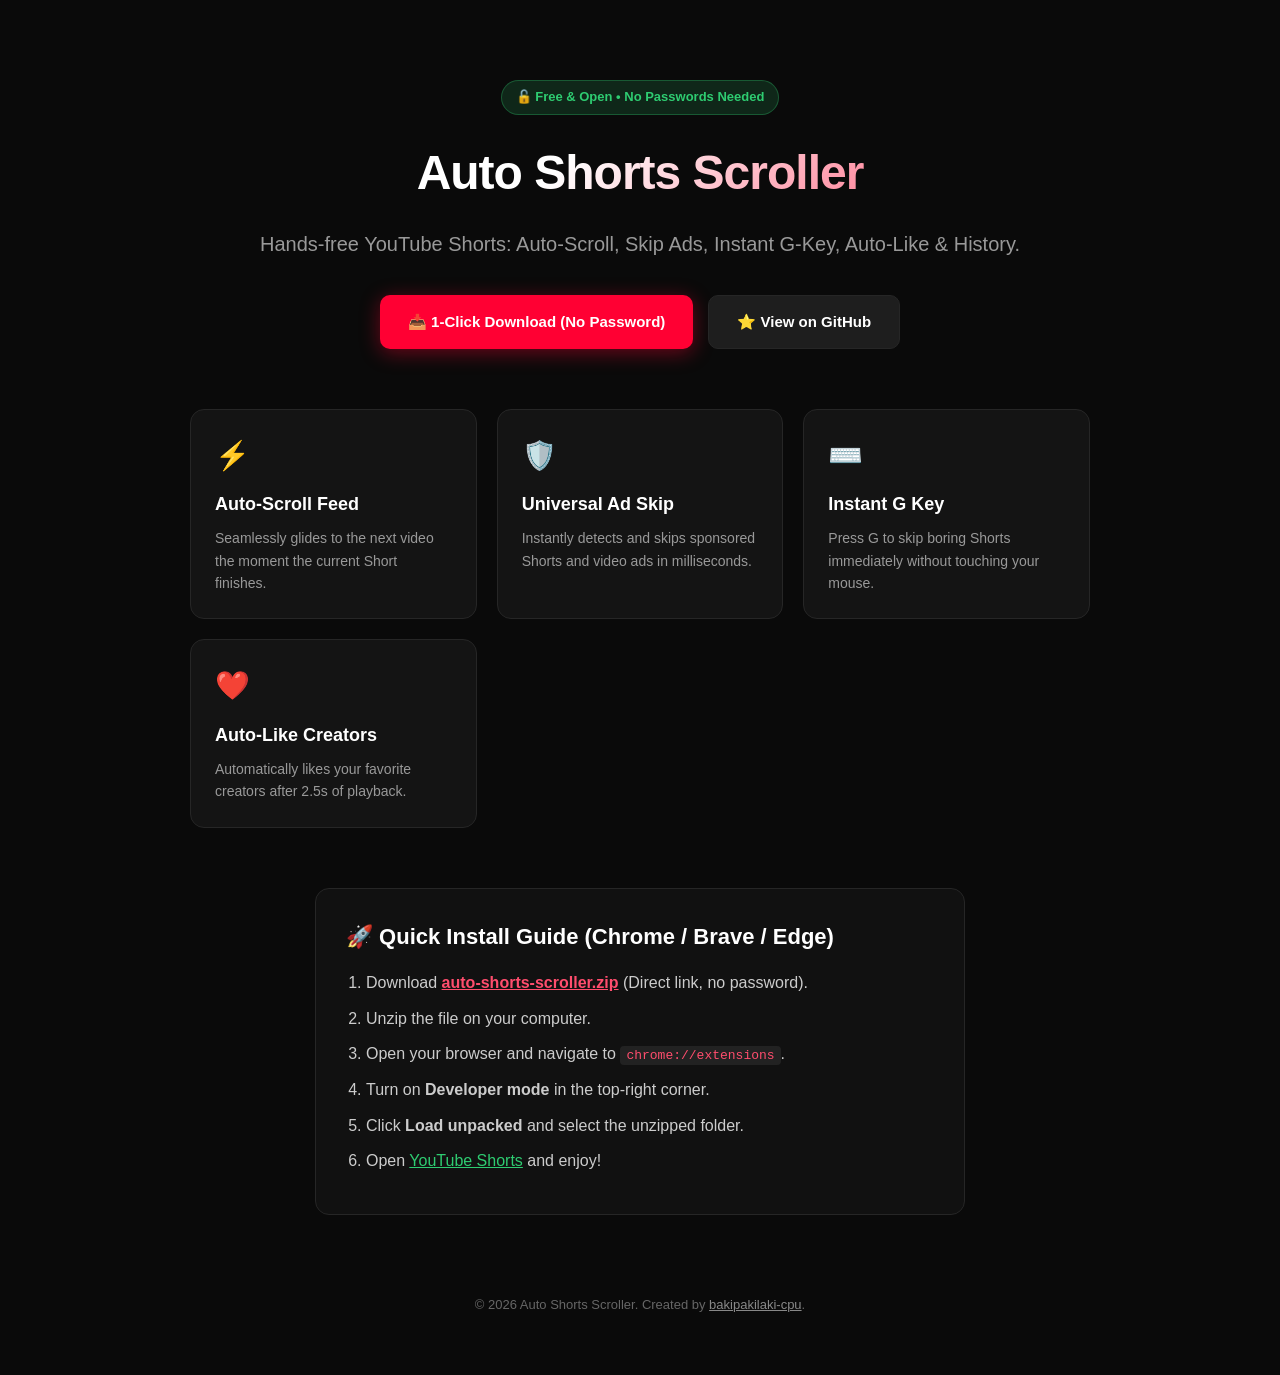
<file: index.html>
<!DOCTYPE html>
<html lang="en">
<head>
  <meta charset="UTF-8">
  <meta name="viewport" content="width=device-width, initial-scale=1.0">
  <title>Auto Shorts Scroller Pro ⚡</title>
  <link rel="icon" type="image/png" href="publish/icons/icon48.png">
  <style>
    :root {
      --primary: #ff0033;
      --primary-hover: #e6002e;
      --bg: #0a0a0a;
      --card-bg: #141414;
      --border: #262626;
      --text: #ffffff;
      --text-muted: #999999;
      --green: #2ecc71;
    }
    * { box-sizing: border-box; margin: 0; padding: 0; }
    body {
      font-family: -apple-system, BlinkMacSystemFont, "Segoe UI", Roboto, Helvetica, Arial, sans-serif;
      background: var(--bg);
      color: var(--text);
      line-height: 1.6;
      padding: 0 20px 60px;
    }
    .hero {
      max-width: 800px;
      margin: 80px auto 40px;
      text-align: center;
    }
    .badge {
      display: inline-flex;
      align-items: center;
      gap: 6px;
      background: rgba(46, 204, 113, 0.15);
      color: #2ecc71;
      border: 1px solid rgba(46, 204, 113, 0.3);
      padding: 6px 14px;
      border-radius: 9999px;
      font-size: 13px;
      font-weight: 600;
      margin-bottom: 20px;
    }
    h1 {
      font-size: 48px;
      font-weight: 800;
      letter-spacing: -1px;
      margin-bottom: 16px;
      background: linear-gradient(135deg, #ffffff 40%, #ff4d6d 100%);
      -webkit-background-clip: text;
      -webkit-text-fill-color: transparent;
    }
    p.subtitle {
      font-size: 20px;
      color: var(--text-muted);
      margin-bottom: 35px;
    }
    .cta-group {
      display: flex;
      justify-content: center;
      gap: 15px;
      flex-wrap: wrap;
    }
    .btn {
      display: inline-flex;
      align-items: center;
      gap: 8px;
      padding: 14px 28px;
      border-radius: 10px;
      font-size: 15px;
      font-weight: 700;
      text-decoration: none;
      transition: all 0.2s ease;
      cursor: pointer;
    }
    .btn-primary {
      background: var(--primary);
      color: #fff;
      box-shadow: 0 4px 20px rgba(255, 0, 51, 0.4);
    }
    .btn-primary:hover {
      background: var(--primary-hover);
      transform: translateY(-2px);
    }
    .btn-secondary {
      background: #1e1e1e;
      color: #fff;
      border: 1px solid var(--border);
    }
    .btn-secondary:hover {
      background: #282828;
      transform: translateY(-2px);
    }
    .grid {
      display: grid;
      grid-template-columns: repeat(auto-fit, minmax(240px, 1fr));
      gap: 20px;
      max-width: 900px;
      margin: 60px auto;
    }
    .card {
      background: var(--card-bg);
      border: 1px solid var(--border);
      border-radius: 14px;
      padding: 24px;
      text-align: left;
    }
    .card-icon {
      font-size: 28px;
      margin-bottom: 12px;
    }
    .card h3 {
      font-size: 18px;
      margin-bottom: 8px;
    }
    .card p {
      font-size: 14px;
      color: var(--text-muted);
    }
    .install-box {
      max-width: 650px;
      margin: 40px auto;
      background: #111;
      border: 1px solid var(--border);
      border-radius: 14px;
      padding: 30px;
      text-align: left;
    }
    .install-box h2 {
      margin-bottom: 16px;
      font-size: 22px;
    }
    .install-box ol {
      margin-left: 20px;
      color: #ccc;
    }
    .install-box li {
      margin-bottom: 10px;
    }
    .install-box code {
      background: #222;
      padding: 2px 6px;
      border-radius: 4px;
      color: #ff4d6d;
      font-family: monospace;
    }
    footer {
      text-align: center;
      margin-top: 80px;
      color: #666;
      font-size: 13px;
    }
  </style>
</head>
<body>
  <div class="hero">
    <div class="badge">🔓 Free & Open • No Passwords Needed</div>
    <h1>Auto Shorts Scroller</h1>
    <p class="subtitle">Hands-free YouTube Shorts: Auto-Scroll, Skip Ads, Instant G-Key, Auto-Like & History.</p>
    <div class="cta-group">
      <a href="https://github.com/bakipakilaki-cpu/auto-shorts-scroller/releases/download/v1.5.0/auto-shorts-scroller.zip" class="btn btn-primary">
        📥 1-Click Download (No Password)
      </a>
      <a href="https://github.com/bakipakilaki-cpu/auto-shorts-scroller" class="btn btn-secondary">
        ⭐ View on GitHub
      </a>
    </div>
  </div>

  <div class="grid">
    <div class="card">
      <div class="card-icon">⚡</div>
      <h3>Auto-Scroll Feed</h3>
      <p>Seamlessly glides to the next video the moment the current Short finishes.</p>
    </div>
    <div class="card">
      <div class="card-icon">🛡️</div>
      <h3>Universal Ad Skip</h3>
      <p>Instantly detects and skips sponsored Shorts and video ads in milliseconds.</p>
    </div>
    <div class="card">
      <div class="card-icon">⌨️</div>
      <h3>Instant G Key</h3>
      <p>Press G to skip boring Shorts immediately without touching your mouse.</p>
    </div>
    <div class="card">
      <div class="card-icon">❤️</div>
      <h3>Auto-Like Creators</h3>
      <p>Automatically likes your favorite creators after 2.5s of playback.</p>
    </div>
  </div>

  <div class="install-box">
    <h2>🚀 Quick Install Guide (Chrome / Brave / Edge)</h2>
    <ol>
      <li>Download <a href="https://github.com/bakipakilaki-cpu/auto-shorts-scroller/releases/download/v1.5.0/auto-shorts-scroller.zip" style="color:#ff4d6d;font-weight:bold;">auto-shorts-scroller.zip</a> (Direct link, no password).</li>
      <li>Unzip the file on your computer.</li>
      <li>Open your browser and navigate to <code>chrome://extensions</code>.</li>
      <li>Turn on <strong>Developer mode</strong> in the top-right corner.</li>
      <li>Click <strong>Load unpacked</strong> and select the unzipped folder.</li>
      <li>Open <a href="https://www.youtube.com/shorts" target="_blank" style="color:#2ecc71;">YouTube Shorts</a> and enjoy!</li>
    </ol>
  </div>

  <footer>
    <p>© 2026 Auto Shorts Scroller. Created by <a href="https://github.com/bakipakilaki-cpu" style="color:#888;">bakipakilaki-cpu</a>.</p>
  </footer>
</body>
</html>
</file>
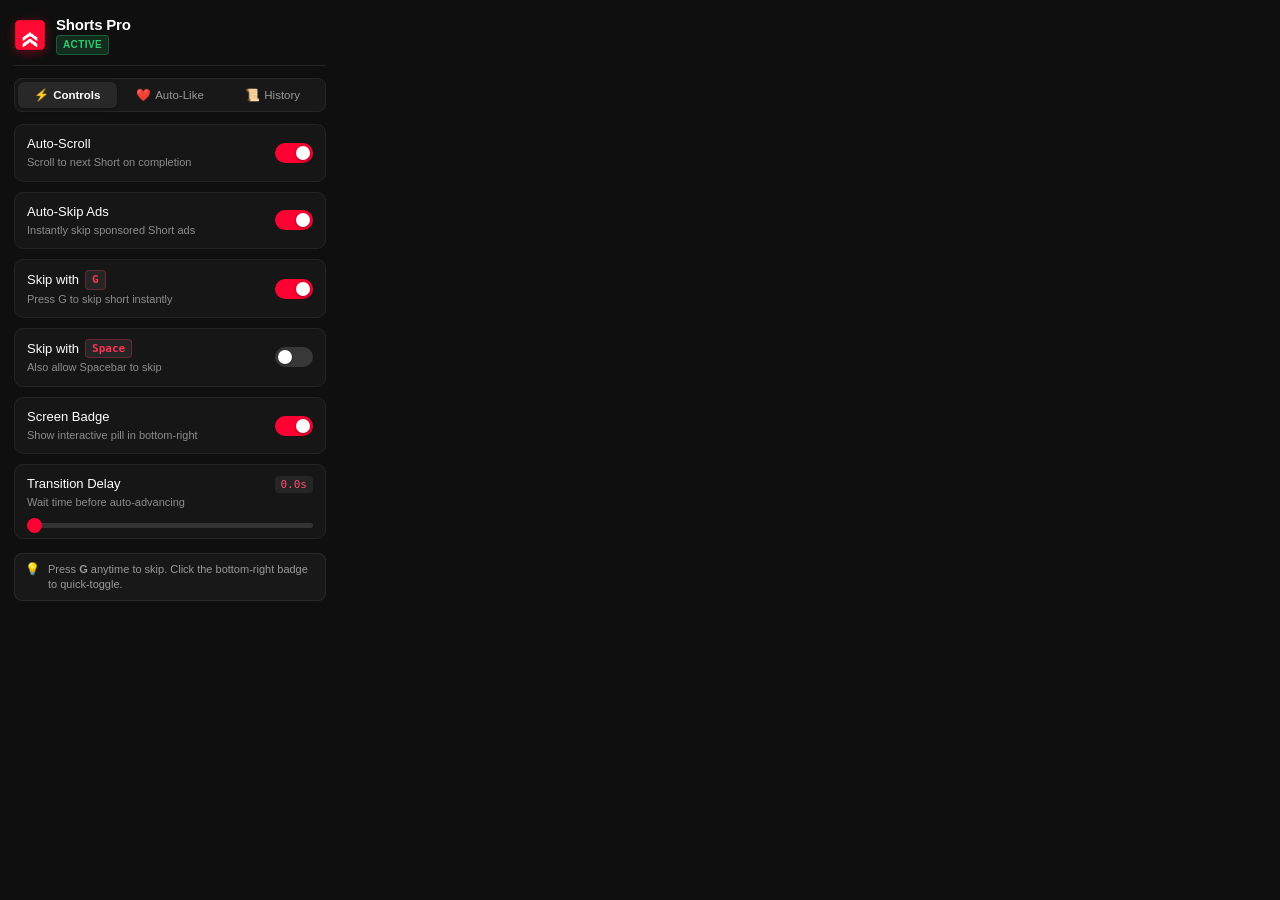
<file: publish/popup.html>
<!DOCTYPE html>
<html lang="en">
<head>
  <meta charset="UTF-8">
  <meta name="viewport" content="width=device-width, initial-scale=1.0">
  <title>Auto Shorts Scroller Pro</title>
  <link rel="stylesheet" href="popup.css">
</head>
<body>
  <div class="container">
    <!-- Header -->
    <header class="header">
      <div class="logo-group">
        <img src="icons/icon48.png" alt="Logo" class="logo">
        <div>
          <h1>Shorts Pro</h1>
          <span class="badge" id="statusBadge">Active</span>
        </div>
      </div>
    </header>

    <!-- Navigation Tabs -->
    <nav class="tabs-nav">
      <button class="tab-btn active" data-tab="controls">
        <span class="tab-icon">⚡</span> Controls
      </button>
      <button class="tab-btn" data-tab="autolike">
        <span class="tab-icon">❤️</span> Auto-Like
      </button>
      <button class="tab-btn" data-tab="history">
        <span class="tab-icon">📜</span> History
      </button>
    </nav>

    <!-- Tab 1: Controls -->
    <section class="tab-pane active" id="tab-controls">
      <div class="settings-list">
        <!-- Auto Scroll -->
        <div class="setting-item">
          <div class="setting-info">
            <label class="setting-title" for="toggleAutoScroll">Auto-Scroll</label>
            <span class="setting-desc">Scroll to next Short on completion</span>
          </div>
          <label class="switch">
            <input type="checkbox" id="toggleAutoScroll" checked>
            <span class="slider round"></span>
          </label>
        </div>

        <!-- Auto-Skip Ads -->
        <div class="setting-item">
          <div class="setting-info">
            <label class="setting-title" for="toggleSkipAds">Auto-Skip Ads</label>
            <span class="setting-desc">Instantly skip sponsored Short ads</span>
          </div>
          <label class="switch">
            <input type="checkbox" id="toggleSkipAds" checked>
            <span class="slider round"></span>
          </label>
        </div>

        <!-- Skip with G -->
        <div class="setting-item">
          <div class="setting-info">
            <label class="setting-title" for="toggleSkipKey">
              Skip with <kbd class="key-badge">G</kbd>
            </label>
            <span class="setting-desc">Press G to skip short instantly</span>
          </div>
          <label class="switch">
            <input type="checkbox" id="toggleSkipKey" checked>
            <span class="slider round"></span>
          </label>
        </div>

        <!-- Skip with Space -->
        <div class="setting-item">
          <div class="setting-info">
            <label class="setting-title" for="toggleSpaceSkip">
              Skip with <kbd class="key-badge">Space</kbd>
            </label>
            <span class="setting-desc">Also allow Spacebar to skip</span>
          </div>
          <label class="switch">
            <input type="checkbox" id="toggleSpaceSkip">
            <span class="slider round"></span>
          </label>
        </div>

        <!-- On-Screen HUD Badge -->
        <div class="setting-item">
          <div class="setting-info">
            <label class="setting-title" for="toggleIndicator">Screen Badge</label>
            <span class="setting-desc">Show interactive pill in bottom-right</span>
          </div>
          <label class="switch">
            <input type="checkbox" id="toggleIndicator" checked>
            <span class="slider round"></span>
          </label>
        </div>

        <!-- Transition Delay -->
        <div class="setting-item delay-setting">
          <div class="setting-info">
            <div class="delay-title-row">
              <span class="setting-title">Transition Delay</span>
              <span class="delay-val" id="delayValue">0.0s</span>
            </div>
            <span class="setting-desc">Wait time before auto-advancing</span>
          </div>
          <input type="range" id="delayRange" min="0" max="3" step="0.5" value="0" class="range-slider">
        </div>
      </div>
    </section>

    <!-- Tab 2: Auto-Like -->
    <section class="tab-pane" id="tab-autolike">
      <div class="settings-list">
        <!-- Auto-Like Mode -->
        <div class="setting-item mode-setting">
          <div class="setting-info">
            <span class="setting-title">Auto-Like Mode</span>
            <span class="setting-desc">Automatically like Shorts you watch</span>
          </div>
          <div class="mode-options">
            <label class="mode-label">
              <input type="radio" name="autoLikeMode" value="off">
              <span>Off</span>
            </label>
            <label class="mode-label">
              <input type="radio" name="autoLikeMode" value="favorites" checked>
              <span>Favorites</span>
            </label>
            <label class="mode-label">
              <input type="radio" name="autoLikeMode" value="all">
              <span>All</span>
            </label>
          </div>
        </div>

        <!-- Creator Whitelist Box -->
        <div class="card-box" id="creatorBox">
          <div class="card-title-row">
            <span class="card-title">Favorite Creators</span>
            <span class="card-subtitle">Channel handle or name</span>
          </div>

          <div class="creator-input-group">
            <input type="text" id="creatorInput" placeholder="@MrBeast or channel" class="text-input">
            <button id="addCreatorBtn" class="primary-btn">Add</button>
          </div>

          <div class="creators-chip-list" id="creatorsChipList">
            <!-- Rendered by JS -->
          </div>
          <p class="field-hint">Shorts from these channels are automatically liked after 2.5s of playback.</p>
        </div>
      </div>
    </section>

    <!-- Tab 3: Recent Watched History -->
    <section class="tab-pane" id="tab-history">
      <div class="history-header">
        <span class="history-count" id="historyCount">0 Shorts</span>
        <button id="clearHistoryBtn" class="text-btn">Clear</button>
      </div>

      <div class="history-list" id="historyList">
        <!-- Rendered by JS -->
      </div>
    </section>

    <!-- Footer -->
    <footer class="footer">
      <div class="hint-card">
        <span class="hint-icon">💡</span>
        <span class="hint-text">Press <strong>G</strong> anytime to skip. Click the bottom-right badge to quick-toggle.</span>
      </div>
    </footer>
  </div>

  <script src="popup.js"></script>
</body>
</html>
</file>
<file: publish/popup.css>
* {
  box-sizing: border-box;
  margin: 0;
  padding: 0;
  user-select: none;
}

body {
  width: 340px;
  background-color: #0f0f0f;
  color: #f1f1f1;
  font-family: -apple-system, BlinkMacSystemFont, "Segoe UI", Roboto, Helvetica, Arial, sans-serif;
  font-size: 13px;
  line-height: 1.4;
  padding: 14px;
}

.container {
  display: flex;
  flex-direction: column;
  gap: 12px;
}

/* Header */
.header {
  display: flex;
  align-items: center;
  justify-content: space-between;
  padding-bottom: 10px;
  border-bottom: 1px solid #242424;
}

.logo-group {
  display: flex;
  align-items: center;
  gap: 10px;
}

.logo {
  width: 32px;
  height: 32px;
  border-radius: 8px;
  box-shadow: 0 2px 8px rgba(255, 0, 51, 0.35);
}

h1 {
  font-size: 15px;
  font-weight: 600;
  color: #ffffff;
  letter-spacing: -0.2px;
}

.badge {
  display: inline-block;
  font-size: 10px;
  font-weight: 600;
  text-transform: uppercase;
  letter-spacing: 0.4px;
  padding: 2px 6px;
  border-radius: 4px;
  background: rgba(38, 166, 91, 0.2);
  color: #2ecc71;
  border: 1px solid rgba(46, 204, 113, 0.3);
}

.badge.inactive {
  background: rgba(255, 255, 255, 0.08);
  color: #aaaaaa;
  border-color: rgba(255, 255, 255, 0.1);
}

/* Navigation Tabs */
.tabs-nav {
  display: flex;
  background: #181818;
  padding: 3px;
  border-radius: 8px;
  border: 1px solid #262626;
  gap: 4px;
}

.tab-btn {
  flex: 1;
  display: flex;
  align-items: center;
  justify-content: center;
  gap: 4px;
  background: transparent;
  border: none;
  color: #999;
  font-size: 11.5px;
  font-weight: 500;
  padding: 6px 3px;
  border-radius: 6px;
  cursor: pointer;
  transition: all 0.18s ease;
  white-space: nowrap;
}

.tab-btn:hover {
  color: #ffffff;
  background: rgba(255, 255, 255, 0.05);
}

.tab-btn.active {
  color: #ffffff;
  background: #282828;
  font-weight: 600;
  box-shadow: 0 1px 4px rgba(0, 0, 0, 0.3);
}

.tab-icon {
  font-size: 12px;
}

/* Tab Panes */
.tab-pane {
  display: none;
}

.tab-pane.active {
  display: block;
}

/* Settings List */
.settings-list {
  display: flex;
  flex-direction: column;
  gap: 10px;
}

.setting-item {
  display: flex;
  align-items: center;
  justify-content: space-between;
  gap: 12px;
  background: #161616;
  padding: 10px 12px;
  border-radius: 9px;
  border: 1px solid #242424;
}

.setting-info {
  display: flex;
  flex-direction: column;
  gap: 2px;
}

.setting-title {
  font-size: 13px;
  font-weight: 500;
  color: #ffffff;
  cursor: pointer;
  display: flex;
  align-items: center;
  gap: 6px;
}

.key-badge {
  display: inline-block;
  font-family: ui-monospace, SFMono-Regular, Menlo, Monaco, monospace;
  font-size: 11px;
  font-weight: 600;
  background: #252525;
  color: #ff3355;
  padding: 1px 6px;
  border-radius: 4px;
  border: 1px solid rgba(255, 51, 85, 0.3);
}

.setting-desc {
  font-size: 11px;
  color: #8c8c8c;
}

/* Switches */
.switch {
  position: relative;
  display: inline-block;
  width: 38px;
  height: 20px;
  flex-shrink: 0;
}

.switch input {
  opacity: 0;
  width: 0;
  height: 0;
}

.slider {
  position: absolute;
  cursor: pointer;
  top: 0;
  left: 0;
  right: 0;
  bottom: 0;
  background-color: #383838;
  transition: 0.22s cubic-bezier(0.4, 0, 0.2, 1);
  border-radius: 20px;
}

.slider:before {
  position: absolute;
  content: "";
  height: 14px;
  width: 14px;
  left: 3px;
  bottom: 3px;
  background-color: white;
  transition: 0.22s cubic-bezier(0.4, 0, 0.2, 1);
  border-radius: 50%;
  box-shadow: 0 1px 3px rgba(0, 0, 0, 0.4);
}

input:checked + .slider {
  background-color: #ff0033;
}

input:checked + .slider:before {
  transform: translateX(18px);
}

/* Delay Setting */
.delay-setting {
  flex-direction: column;
  align-items: stretch;
  gap: 8px;
}

.delay-title-row {
  display: flex;
  justify-content: space-between;
  align-items: center;
}

.delay-val {
  font-family: ui-monospace, SFMono-Regular, Menlo, Monaco, Consolas, monospace;
  font-size: 11px;
  background: #252525;
  padding: 1px 6px;
  border-radius: 4px;
  color: #ff4d6d;
}

.range-slider {
  -webkit-appearance: none;
  width: 100%;
  height: 5px;
  border-radius: 5px;
  background: #333333;
  outline: none;
  margin-top: 4px;
}

.range-slider::-webkit-slider-thumb {
  -webkit-appearance: none;
  appearance: none;
  width: 15px;
  height: 15px;
  border-radius: 50%;
  background: #ff0033;
  cursor: pointer;
  transition: transform 0.15s ease;
}

.range-slider::-webkit-slider-thumb:hover {
  transform: scale(1.2);
}

/* Auto-Like Mode Segmented Control */
.mode-setting {
  flex-direction: column;
  align-items: stretch;
  gap: 8px;
}

.mode-options {
  display: flex;
  background: #101010;
  border-radius: 6px;
  padding: 2px;
  border: 1px solid #292929;
  gap: 2px;
}

.mode-label {
  flex: 1;
  text-align: center;
  cursor: pointer;
}

.mode-label input {
  display: none;
}

.mode-label span {
  display: block;
  font-size: 11px;
  font-weight: 500;
  padding: 6px 2px;
  border-radius: 5px;
  color: #888;
  transition: all 0.15s ease;
}

.mode-label input:checked + span {
  background: #ff0033;
  color: #ffffff;
  font-weight: 600;
}

/* Creator Card Box */
.card-box {
  background: #161616;
  border: 1px solid #242424;
  border-radius: 9px;
  padding: 12px;
  display: flex;
  flex-direction: column;
  gap: 10px;
}

.card-title-row {
  display: flex;
  justify-content: space-between;
  align-items: baseline;
}

.card-title {
  font-size: 13px;
  font-weight: 600;
  color: #ffffff;
}

.card-subtitle {
  font-size: 10px;
  color: #777;
}

.creator-input-group {
  display: flex;
  gap: 6px;
}

.text-input {
  flex: 1;
  background: #111111;
  border: 1px solid #333333;
  color: #ffffff;
  padding: 7px 10px;
  border-radius: 6px;
  font-size: 12px;
  outline: none;
  transition: border-color 0.15s ease;
}

.text-input:focus {
  border-color: #ff0033;
}

.primary-btn {
  background: #ff0033;
  border: none;
  color: #ffffff;
  font-weight: 600;
  font-size: 12px;
  padding: 0 12px;
  border-radius: 6px;
  cursor: pointer;
  transition: background 0.15s ease;
}

.primary-btn:hover {
  background: #e6002e;
}

.creators-chip-list {
  display: flex;
  flex-wrap: wrap;
  gap: 6px;
  max-height: 100px;
  overflow-y: auto;
}

.creator-chip {
  display: inline-flex;
  align-items: center;
  gap: 5px;
  background: #222222;
  border: 1px solid #333333;
  color: #f1f1f1;
  font-size: 11px;
  font-weight: 500;
  padding: 3px 8px;
  border-radius: 12px;
}

.creator-chip-remove {
  cursor: pointer;
  color: #888;
  font-size: 11px;
  font-weight: 700;
  line-height: 1;
  transition: color 0.15s ease;
}

.creator-chip-remove:hover {
  color: #ff3355;
}

.field-hint {
  font-size: 10px;
  color: #7a7a7a;
  line-height: 1.3;
}

/* History Tab */
.history-header {
  display: flex;
  justify-content: space-between;
  align-items: center;
  padding: 0 4px 6px 4px;
}

.history-count {
  font-size: 12px;
  font-weight: 600;
  color: #aaa;
}

.text-btn {
  background: transparent;
  border: none;
  color: #ff4d6d;
  font-size: 11px;
  font-weight: 600;
  cursor: pointer;
  padding: 2px 6px;
  border-radius: 4px;
}

.text-btn:hover {
  background: rgba(255, 51, 85, 0.15);
}

.history-list {
  display: flex;
  flex-direction: column;
  gap: 6px;
  max-height: 250px;
  overflow-y: auto;
  padding-right: 2px;
}

.history-item {
  display: flex;
  align-items: center;
  justify-content: space-between;
  gap: 10px;
  background: #161616;
  border: 1px solid #222;
  border-radius: 8px;
  padding: 8px 10px;
  text-decoration: none;
  color: inherit;
  transition: all 0.15s ease;
  cursor: pointer;
}

.history-item:hover {
  background: #202020;
  border-color: #333;
  transform: translateX(2px);
}

.history-item-info {
  display: flex;
  flex-direction: column;
  gap: 2px;
  overflow: hidden;
}

.history-title {
  font-size: 12px;
  font-weight: 500;
  color: #ffffff;
  white-space: nowrap;
  overflow: hidden;
  text-overflow: ellipsis;
}

.history-meta {
  display: flex;
  align-items: center;
  gap: 6px;
  font-size: 10px;
  color: #888;
}

.history-creator {
  color: #ff3355;
  font-weight: 600;
}

.history-empty {
  text-align: center;
  padding: 30px 10px;
  color: #777;
  font-size: 12px;
  display: flex;
  flex-direction: column;
  gap: 6px;
  align-items: center;
}

.history-empty-icon {
  font-size: 24px;
}

/* Footer / Hint */
.footer {
  margin-top: 2px;
}

.hint-card {
  display: flex;
  align-items: flex-start;
  gap: 8px;
  background: rgba(255, 255, 255, 0.04);
  padding: 8px 10px;
  border-radius: 8px;
  border: 1px solid rgba(255, 255, 255, 0.07);
}

.hint-icon {
  font-size: 12px;
  line-height: 1.3;
}

.hint-text {
  font-size: 11px;
  color: #999;
  line-height: 1.35;
}
</file>
